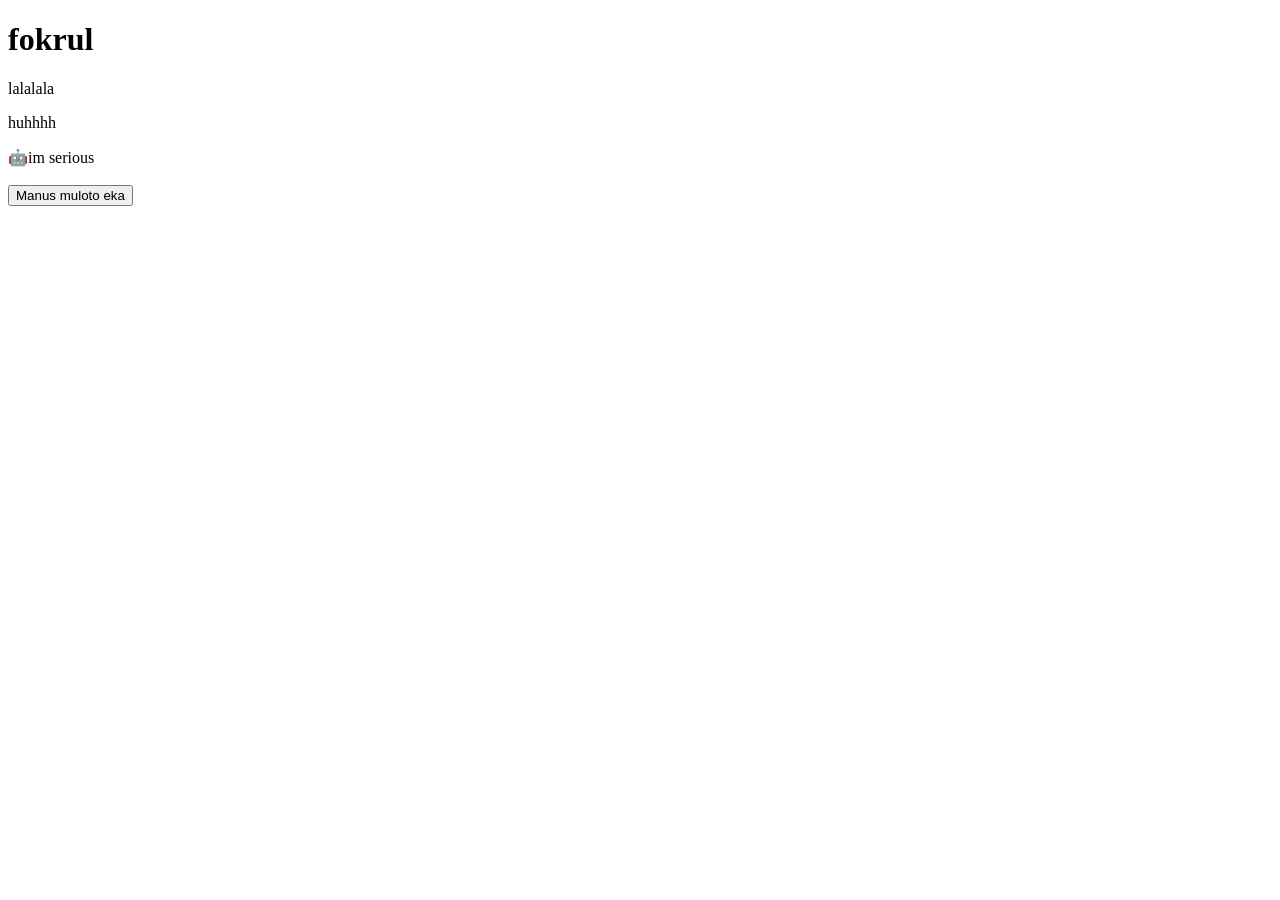
<file: DOM manipulation/index.HTML>
<!DOCTYPE html>
<html lang="en">
<head>
    <meta charset="UTF-8">
    <meta name="viewport" content="width=device-width, initial-scale=1.0">
    <title>js part 2</title>
</head>
<body>
    <h1>fokrul</h1>
    <p class="lalala">lalalala</p>
     <p class="lalala">huhhhh</p>
     <div id="serious">🤖im serious</div>
     <br>
     <button id="magic">Manus muloto eka</button>
     <script src="script.js"></script>
</body>
</html>
</file>
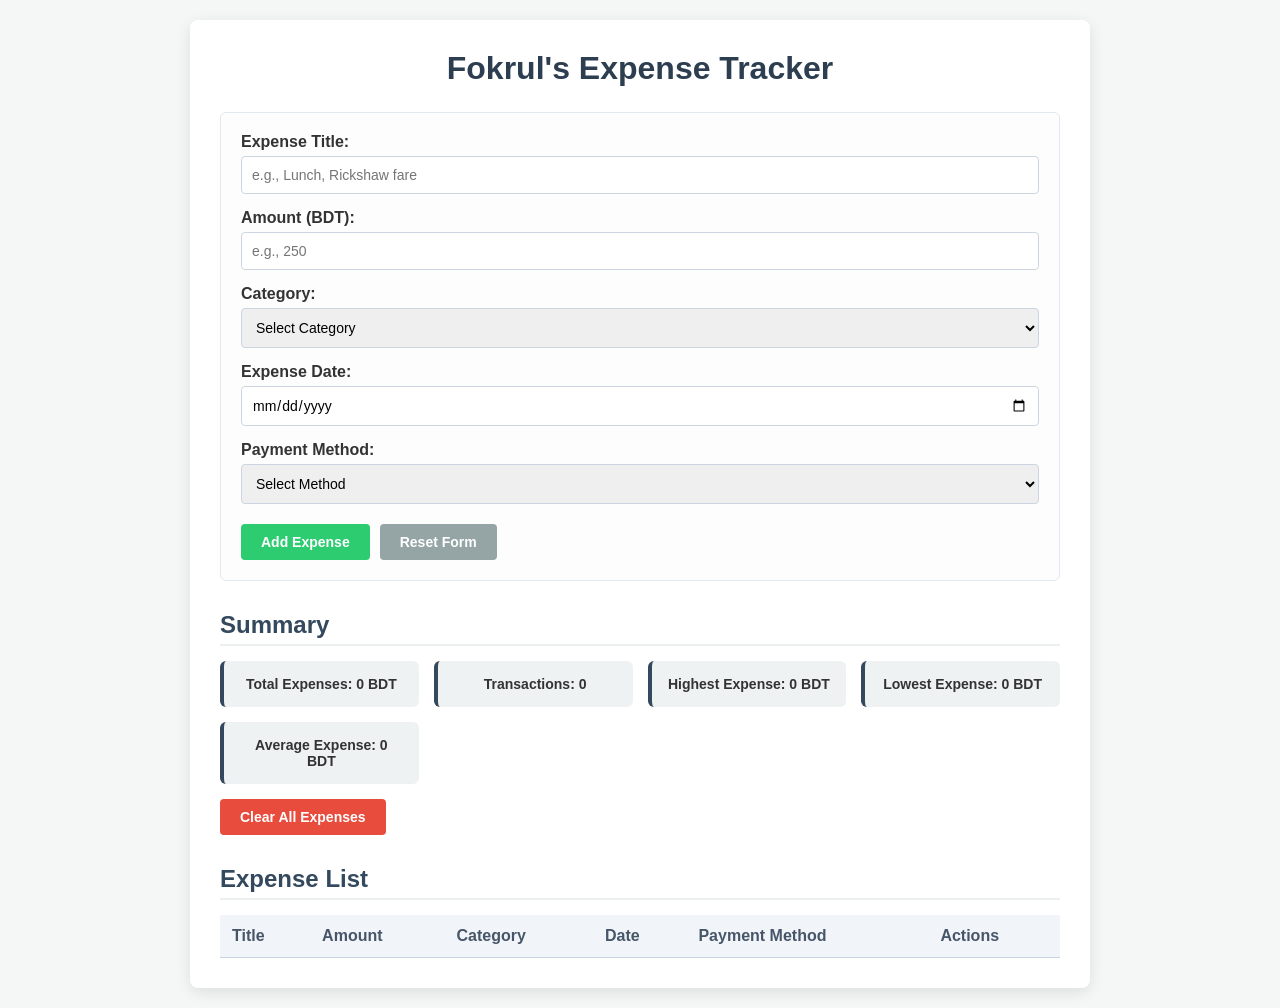
<file: final exam js/index.HTML>
<!DOCTYPE html>
<html lang="en">
<head>
    <meta charset="UTF-8">
    <meta name="viewport" content="width=device-width, initial-scale=1.0">
    <title>personal Expense Tracker</title>
    <link rel="stylesheet" href="style.css">
</head>
<body>
    <div class="container">
        <h1>Fokrul's Expense Tracker</h1>

        <div class="form-section">
            <form id="expense-form">
                <div class="form-group">
                    <label for="title">Expense Title:</label>
                    <input type="text" id="title" placeholder="e.g., Lunch, Rickshaw fare">
                </div>

                <div class="form-group">
                    <label for="amount">Amount (BDT):</label>
                    <input type="number" id="amount" placeholder="e.g., 250">
                </div>

                <div class="form-group">
                    <label for="category">Category:</label>
                    <select id="category">
                        <option value="">Select Category</option>
                        <option value="Food">Food</option>
                        <option value="Transport">Transport</option>
                        <option value="Shopping">Shopping</option>
                        <option value="Bills">Bills</option>
                        <option value="Entertainment">Entertainment</option>
                        <option value="Others">Others</option>
                    </select>
                </div>

                <div class="form-group">
                    <label for="date">Expense Date:</label>
                    <input type="date" id="date">
                </div>

                <div class="form-group">
                    <label for="payment">Payment Method:</label>
                    <select id="payment">
                        <option value="">Select Method</option>
                        <option value="Cash">Cash</option>
                        <option value="bKash">bKash</option>
                        <option value="Nagad">Nagad</option>
                        <option value="Card">Card</option>
                    </select>
                </div>

                <div class="button-group">
                    <button type="submit" id="add-btn">Add Expense</button>
                    <button type="submit" id="update-btn" style="display: none;">Update Expense</button>
                    <button type="button" id="reset-btn">Reset Form</button>
                </div>
            </form>
        </div>

        <div class="summary-section">
            <h2>Summary</h2>
            <div class="summary-grid">
                <div class="summary-box">Total Expenses: <span id="total-expense">0</span> BDT</div>
                <div class="summary-box">Transactions: <span id="total-transactions">0</span></div>
                <div class="summary-box">Highest Expense: <span id="highest-expense">0</span> BDT</div>
                <div class="summary-box">Lowest Expense: <span id="lowest-expense">0</span> BDT</div>
                <div class="summary-box">Average Expense: <span id="average-expense">0</span> BDT</div>
            </div>
            <button id="clear-all-btn" class="clear-btn">Clear All Expenses</button>
        </div>

        <div class="table-section">
            <h2>Expense List</h2>
            <table>
                <thead>
                    <tr>
                        <th>Title</th>
                        <th>Amount</th>
                        <th>Category</th>
                        <th>Date</th>
                        <th>Payment Method</th>
                        <th>Actions</th>
                    </tr>
                </thead>
                <tbody id="expense-table-body">
                    
                </tbody>
            </table>
        </div>
    </div>

    <script src="fokrul.js"></script>
</body>
</html>
</file>
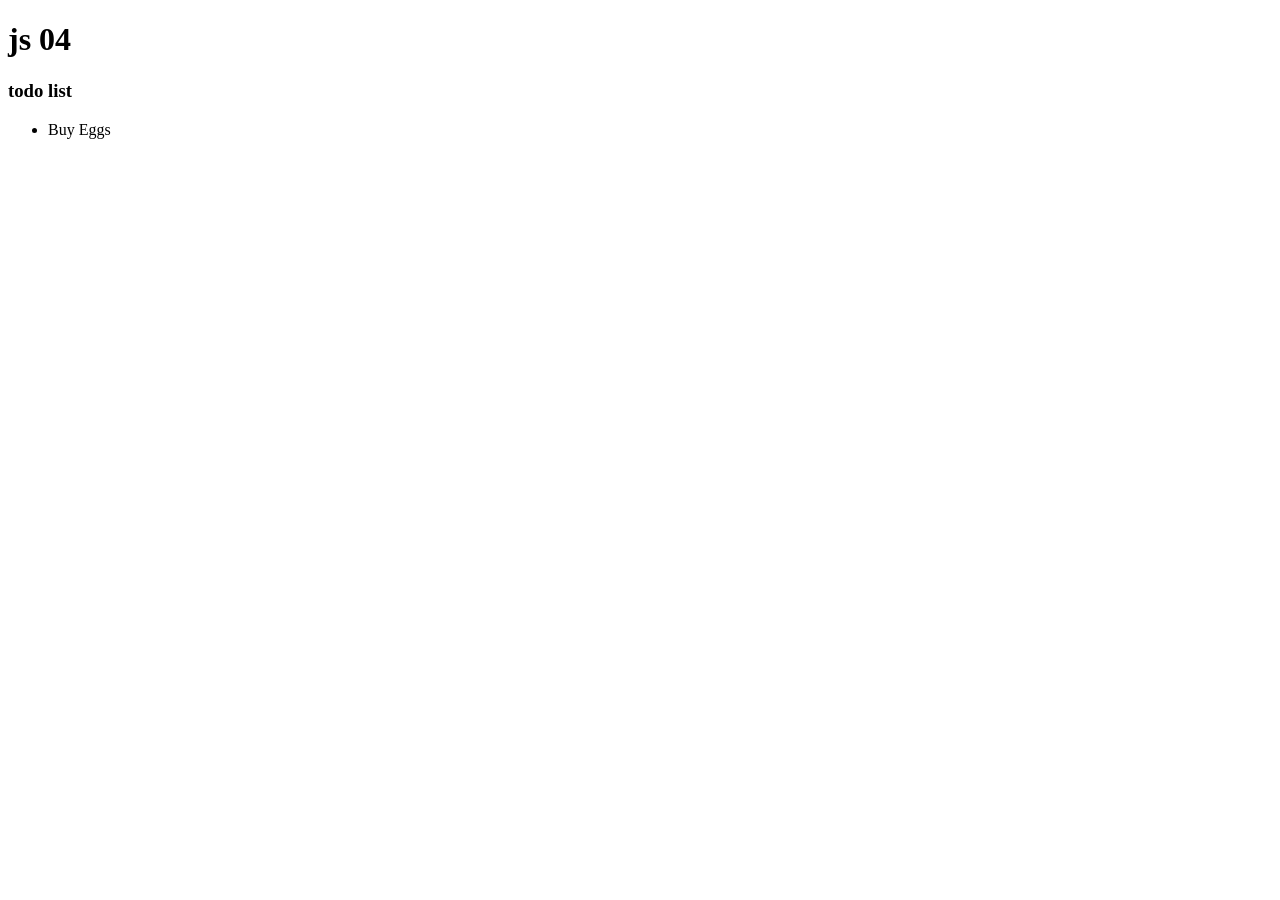
<file: JSON response and errors/index.html>
<!DOCTYPE html>
<html lang="en">
<head>
    <meta charset="UTF-8">
    <meta name="viewport" content="width=device-width, initial-scale=1.0">
    <title>Document</title>
</head>
<body>
    <h1> js 04</h1>
    <h3>todo list</h3>
    <ul>
        <!-- <li>Buy Beard</li>
        <li>Buy Milk</li>
        <li>Eat noodles</li> -->
    </ul>
    <script src="script.js"></script>
</body>
</html>
</file>
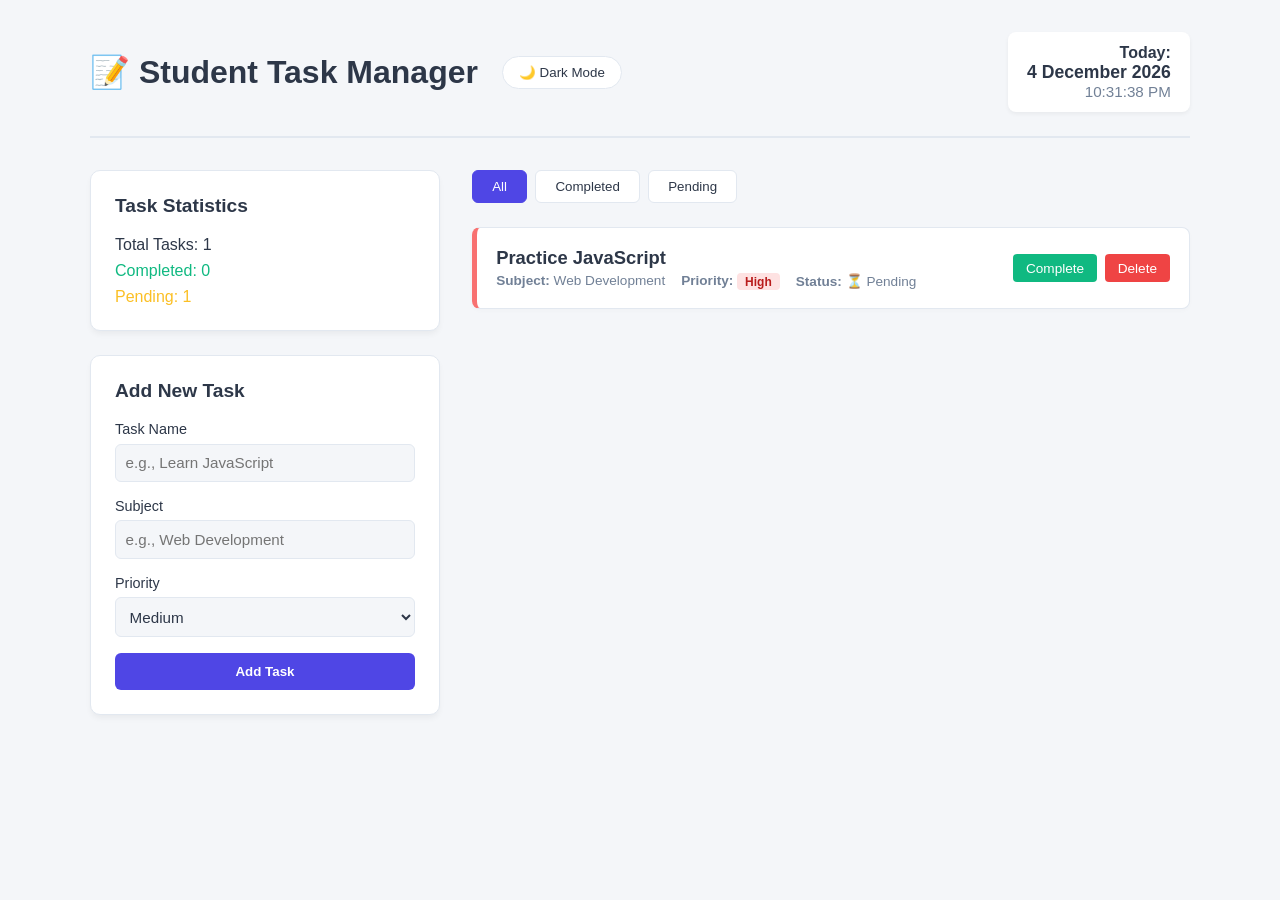
<file: js.exam/indext.html>
<!DOCTYPE html>
<html lang="en">
<head>
    <meta charset="UTF-8">
    <meta name="viewport" content="width=device-width, initial-scale=1.0">
    <title>Student Task Manager</title>
    <link rel="stylesheet" href="style.css">
</head>
<body>
    <div class="app-container">
        <header>
            <div class="header-main">
                <h1>📝 Student Task Manager</h1>
                <button id="theme-toggle" class="btn-theme">🌙 Dark Mode</button>
            </div>
            <div class="datetime-container">
                <p><strong>Today:</strong></p>
                <div id="live-date">-- --- ----</div>
                <div id="live-time">00:00:00 AM</div>
            </div>
        </header>

        <div class="main-layout">
            <aside class="sidebar">
                <div class="card stats-card">
                    <h3>Task Statistics</h3>
                    <div class="stats-grid">
                        <div class="stat-item">Total Tasks: <span id="stat-total">0</span></div>
                        <div class="stat-item completed-text">Completed: <span id="stat-completed">0</span></div>
                        <div class="stat-item pending-text">Pending: <span id="stat-pending">0</span></div>
                    </div>
                </div>

                <div class="card form-card">
                    <h3>Add New Task</h3>
                    <form id="task-form">
                        <div class="form-group">
                            <label for="task-title">Task Name</label>
                            <input type="text" id="task-title" placeholder="e.g., Learn JavaScript" required>
                        </div>
                        <div class="form-group">
                            <label for="task-subject">Subject</label>
                            <input type="text" id="task-subject" placeholder="e.g., Web Development" required>
                        </div>
                        <div class="form-group">
                            <label for="task-priority">Priority</label>
                            <select id="task-priority">
                                <option value="High">High</option>
                                <option value="Medium" selected>Medium</option>
                                <option value="Low">Low</option>
                            </select>
                        </div>
                        <button type="submit" class="btn btn-submit">Add Task</button>
                    </form>
                </div>
            </aside>

            <main class="content-area">
                <div class="filter-container">
                    <button class="btn-filter active" data-filter="all">All</button>
                    <button class="btn-filter" data-filter="completed">Completed</button>
                    <button class="btn-filter" data-filter="pending">Pending</button>
                </div>

                <div id="tasks-container" class="tasks-list">
                    </div>
            </main>
        </div>
    </div>

    <script src="script.js"></script>
</body>
</html>
</file>
<file: final exam js/style.css>
* {
    margin: 0;
    padding: 0;
    box-sizing: border-box;
    font-family: 'Segoe UI', Tahoma, Geneva, Verdana, sans-serif;
}

body {
    background-color: #f4f7f6;
    color: #333;
    padding: 20px;
}

.container {
    max-width: 900px;
    margin: 0 auto;
    background: #fff;
    padding: 30px;
    border-radius: 8px;
    box-shadow: 0 4px 15px rgba(0,0,0,0.1);
}

h1 {
    text-align: center;
    margin-bottom: 25px;
    color: #2c3e50;
}

h2 {
    margin-bottom: 15px;
    color: #34495e;
    border-bottom: 2px solid #ecf0f1;
    padding-bottom: 5px;
}

/* Form Styling */
.form-section {
    background: #fdfdfd;
    padding: 20px;
    border: 1px solid #e2e8f0;
    border-radius: 6px;
    margin-bottom: 30px;
}

.form-group {
    margin-bottom: 15px;
}

.form-group label {
    display: block;
    margin-bottom: 5px;
    font-weight: 600;
}

.form-group input, .form-group select {
    width: 100%;
    padding: 10px;
    border: 1px solid #cbd5e1;
    border-radius: 4px;
    font-size: 14px;
}

.button-group {
    display: flex;
    gap: 10px;
    margin-top: 20px;
}

button {
    padding: 10px 20px;
    border: none;
    border-radius: 4px;
    cursor: pointer;
    font-weight: bold;
    font-size: 14px;
    transition: background 0.2s;
}

#add-btn { background-color: #2ecc71; color: white; }
#add-btn:hover { background-color: #27ae60; }

#update-btn { background-color: #3498db; color: white; }
#update-btn:hover { background-color: #2980b9; }

#reset-btn { background-color: #95a5a6; color: white; }
#reset-btn:hover { background-color: #7f8c8d; }

.clear-btn {
    background-color: #e74c3c;
    color: white;
    margin-top: 15px;
}
.clear-btn:hover { background-color: #c0392b; }

/* Summary Styling */
.summary-section {
    margin-bottom: 30px;
}

.summary-grid {
    display: grid;
    grid-template-columns: repeat(auto-fit, minmax(160px, 1fr));
    gap: 15px;
}

.summary-box {
    background: #eef2f3;
    padding: 15px;
    border-radius: 6px;
    text-align: center;
    font-weight: 600;
    font-size: 14px;
    border-left: 4px solid #34495e;
}

/* Table Styling */
.table-section {
    overflow-x: auto;
}

table {
    width: 100%;
    border-collapse: collapse;
    margin-top: 10px;
}

th, td {
    padding: 12px;
    text-align: left;
    border-bottom: 1px solid #cbd5e1;
}

th {
    background-color: #f1f5f9;
    color: #475569;
}

tr:hover {
    background-color: #f8fafc;
}

.action-btns button {
    padding: 5px 10px;
    font-size: 12px;
    margin-right: 5px;
}

.edit-btn { background-color: #f1c40f; color: black; }
.edit-btn:hover { background-color: #d4ac0d; }

.delete-btn { background-color: #e74c3c; color: white; }
.delete-btn:hover { background-color: #c0392b; }
</file>
<file: js.exam/style.css>
:root {
    --bg-primary: #f4f6f9;
    --bg-card: #ffffff;
    --text-main: #2d3748;
    --text-muted: #718096;
    --border-color: #e2e8f0;
    
    --primary-color: #4f46e5;
    --success-color: #10b981;
    --success-bg: #ecfdf5;
    --danger-color: #ef4444;
    --danger-bg: #fef2f2;
    
    --priority-high: #f87171;
    --priority-medium: #fbbf24;
    --priority-low: #60a5fa;
}

[data-theme="dark"] {
    --bg-primary: #0f172a;
    --bg-card: #1e293b;
    --text-main: #f1f5f9;
    --text-muted: #94a3b8;
    --border-color: #334155;
    --success-bg: #064e3b;
}

* {
    box-sizing: border-box;
    margin: 0;
    padding: 0;
    font-family: 'Segoe UI', Tahoma, Geneva, Verdana, sans-serif;
}

body {
    background-color: var(--bg-primary);
    color: var(--text-main);
    transition: background-color 0.3s, color 0.3s;
    padding: 2rem 1rem;
}

.app-container {
    max-width: 1100px;
    margin: 0 auto;
}


header {
    display: flex;
    justify-content: space-between;
    align-items: center;
    flex-wrap: wrap;
    gap: 1rem;
    margin-bottom: 2rem;
    padding-bottom: 1.5rem;
    border-bottom: 2px solid var(--border-color);
}

.header-main {
    display: flex;
    align-items: center;
    gap: 1.5rem;
}

.datetime-container {
    background: var(--bg-card);
    padding: 0.75rem 1.2rem;
    border-radius: 8px;
    box-shadow: 0 2px 4px rgba(0,0,0,0.05);
    text-align: right;
}

#live-date {
    font-size: 1.1rem;
    font-weight: 600;
}

#live-time {
    font-size: 0.95rem;
    color: var(--text-muted);
}


.main-layout {
    display: grid;
    grid-template-columns: 350px 1fr;
    gap: 2rem;
}

@media (max-width: 768px) {
    .main-layout {
        grid-template-columns: 1fr;
    }
}

.card {
    background: var(--bg-card);
    border-radius: 10px;
    padding: 1.5rem;
    margin-bottom: 1.5rem;
    box-shadow: 0 4px 6px -1px rgba(0,0,0,0.05);
    border: 1px solid var(--border-color);
}

.card h3 {
    margin-bottom: 1.2rem;
    font-size: 1.2rem;
}


.form-group {
    margin-bottom: 1rem;
}

.form-group label {
    display: block;
    margin-bottom: 0.4rem;
    font-weight: 500;
    font-size: 0.9rem;
}

.form-group input, .form-group select {
    width: 100%;
    padding: 0.6rem;
    border-radius: 6px;
    border: 1px solid var(--border-color);
    background-color: var(--bg-primary);
    color: var(--text-main);
    font-size: 0.95rem;
}


.btn {
    width: 100%;
    padding: 0.7rem;
    border: none;
    border-radius: 6px;
    cursor: pointer;
    font-weight: 600;
    transition: background 0.2s;
}

.btn-submit {
    background-color: var(--primary-color);
    color: white;
}

.btn-submit:hover { background-color: #4338ca; }

.btn-theme {
    padding: 0.5rem 1rem;
    background: var(--bg-card);
    border: 1px solid var(--border-color);
    color: var(--text-main);
    border-radius: 20px;
    cursor: pointer;
}

.btn-filter {
    padding: 0.5rem 1.2rem;
    border: 1px solid var(--border-color);
    background: var(--bg-card);
    color: var(--text-main);
    cursor: pointer;
    border-radius: 6px;
    font-weight: 500;
}

.btn-filter.active {
    background-color: var(--primary-color);
    color: white;
    border-color: var(--primary-color);
}

.filter-container {
    display: flex;
    gap: 0.5rem;
    margin-bottom: 1.5rem;
}


.stats-grid {
    display: flex;
    flex-direction: column;
    gap: 0.5rem;
    font-weight: 500;
}

.completed-text { color: var(--success-color); }
.pending-text { color: var(--priority-medium); }


.tasks-list {
    display: flex;
    flex-direction: column;
    gap: 1rem;
}

.task-card {
    background: var(--bg-card);
    border-left: 5px solid var(--text-muted);
    border-radius: 8px;
    padding: 1.2rem;
    display: flex;
    justify-content: space-between;
    align-items: center;
    box-shadow: 0 2px 4px rgba(0,0,0,0.02);
    border-top: 1px solid var(--border-color);
    border-right: 1px solid var(--border-color);
    border-bottom: 1px solid var(--border-color);
}

.task-card.priority-High { border-left-color: var(--priority-high); }
.task-card.priority-Medium { border-left-color: var(--priority-medium); }
.task-card.priority-Low { border-left-color: var(--priority-low); }


.task-card.completed {
    background-color: var(--success-bg);
    opacity: 0.8;
}
.task-card.completed .task-title {
    text-decoration: line-through;
    color: var(--text-muted);
}

.task-info h4 {
    font-size: 1.15rem;
    margin-bottom: 0.25rem;
}

.task-meta {
    font-size: 0.85rem;
    color: var(--text-muted);
    display: flex;
    gap: 1rem;
}

.badge {
    padding: 0.1rem 0.5rem;
    border-radius: 4px;
    font-weight: bold;
    font-size: 0.75rem;
}
.badge.High { background: #fee2e2; color: #b91c1c; }
.badge.Medium { background: #fef3c7; color: #b45309; }
.badge.Low { background: #dbeafe; color: #1d4ed8; }

.task-actions {
    display: flex;
    gap: 0.5rem;
}

.action-btn {
    padding: 0.4rem 0.8rem;
    border: none;
    border-radius: 4px;
    cursor: pointer;
    font-weight: 500;
    font-size: 0.85rem;
}

.btn-complete { background-color: var(--success-color); color: white; }
.btn-delete { background-color: var(--danger-color); color: white; }
.action-btn:disabled { opacity: 0.5; cursor: not-allowed; }
</file>
